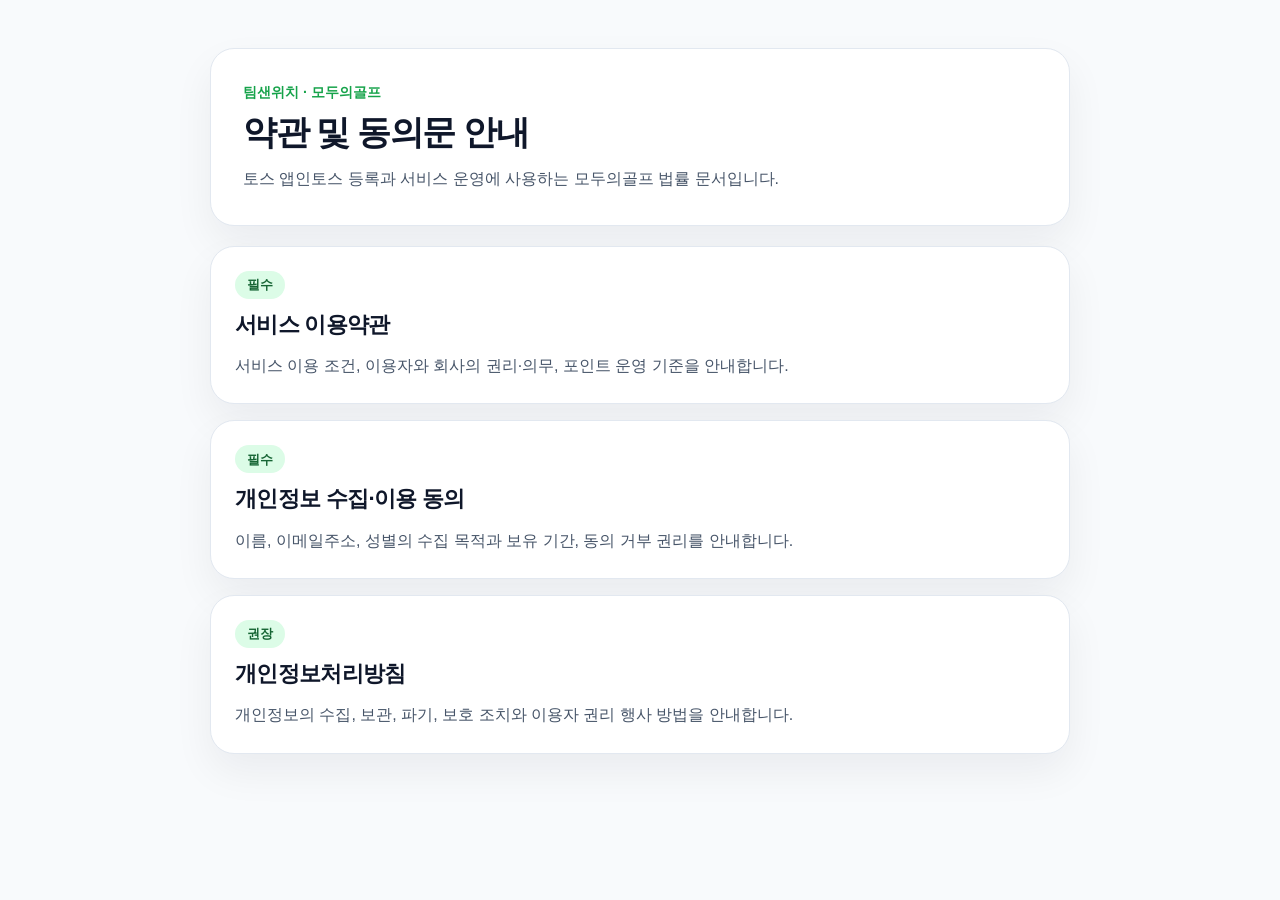
<file: index.html>
<!doctype html>
<html lang="ko">
  <head>
    <meta charset="UTF-8" />
    <meta name="viewport" content="width=device-width, initial-scale=1.0" />
    <title>모두의골프 약관 안내</title>
    <link rel="stylesheet" href="./styles.css" />
  </head>
  <body>
    <main class="page">
      <section class="hero">
        <p class="eyebrow">팀샌위치 · 모두의골프</p>
        <h1>약관 및 동의문 안내</h1>
        <p class="lead">토스 앱인토스 등록과 서비스 운영에 사용하는 모두의골프 법률 문서입니다.</p>
      </section>
      <section class="card-list">
        <a class="doc-card" href="./terms.html">
          <span class="doc-tag">필수</span>
          <strong>서비스 이용약관</strong>
          <p>서비스 이용 조건, 이용자와 회사의 권리·의무, 포인트 운영 기준을 안내합니다.</p>
        </a>
        <a class="doc-card" href="./privacy-consent.html">
          <span class="doc-tag">필수</span>
          <strong>개인정보 수집·이용 동의</strong>
          <p>이름, 이메일주소, 성별의 수집 목적과 보유 기간, 동의 거부 권리를 안내합니다.</p>
        </a>
        <a class="doc-card" href="./privacy-policy.html">
          <span class="doc-tag">권장</span>
          <strong>개인정보처리방침</strong>
          <p>개인정보의 수집, 보관, 파기, 보호 조치와 이용자 권리 행사 방법을 안내합니다.</p>
        </a>
      </section>
    </main>
  </body>
</html>
</file>
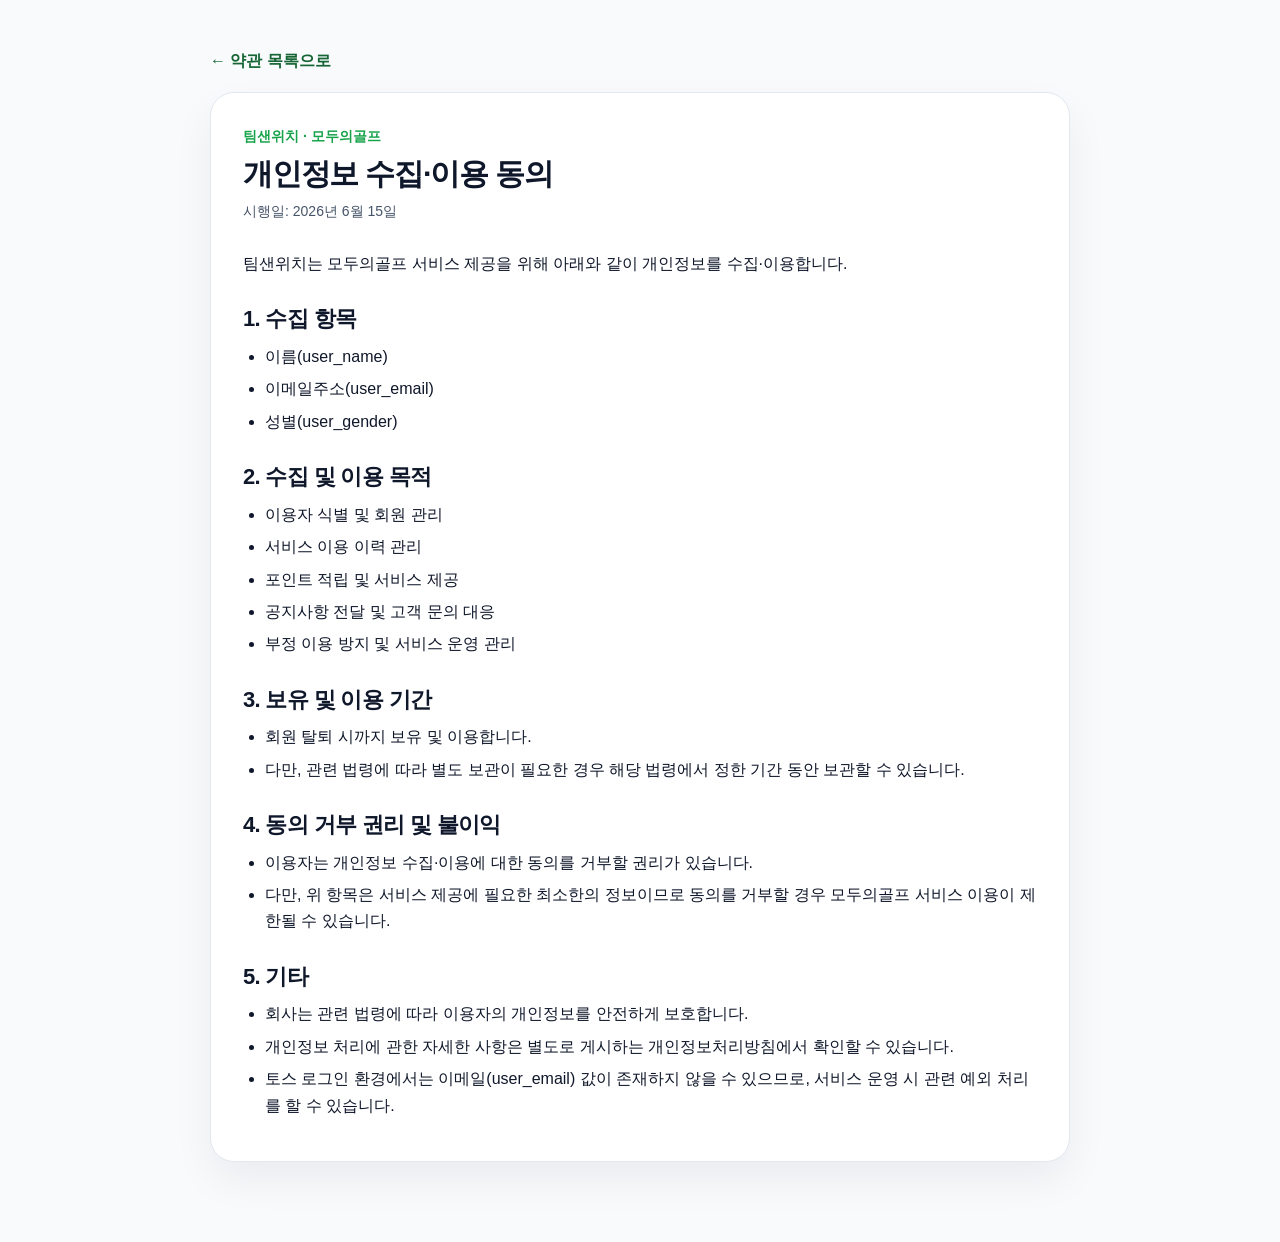
<file: privacy-consent.html>
<!doctype html>
<html lang="ko">
  <head>
    <meta charset="UTF-8" />
    <meta name="viewport" content="width=device-width, initial-scale=1.0" />
    <title>모두의골프 개인정보 수집·이용 동의</title>
    <link rel="stylesheet" href="./styles.css" />
  </head>
  <body>
    <main class="page">
      <a class="home-link" href="./index.html">← 약관 목록으로</a>
      <article class="document">
        <header class="doc-header">
          <p class="eyebrow">팀샌위치 · 모두의골프</p>
          <h1>개인정보 수집·이용 동의</h1>
          <p class="meta">시행일: 2026년 6월 15일</p>
        </header>
        <p>팀샌위치는 모두의골프 서비스 제공을 위해 아래와 같이 개인정보를 수집·이용합니다.</p>
        <h2>1. 수집 항목</h2>
        <ul>
          <li>이름(user_name)</li>
          <li>이메일주소(user_email)</li>
          <li>성별(user_gender)</li>
        </ul>
        <h2>2. 수집 및 이용 목적</h2>
        <ul>
          <li>이용자 식별 및 회원 관리</li>
          <li>서비스 이용 이력 관리</li>
          <li>포인트 적립 및 서비스 제공</li>
          <li>공지사항 전달 및 고객 문의 대응</li>
          <li>부정 이용 방지 및 서비스 운영 관리</li>
        </ul>
        <h2>3. 보유 및 이용 기간</h2>
        <ul>
          <li>회원 탈퇴 시까지 보유 및 이용합니다.</li>
          <li>다만, 관련 법령에 따라 별도 보관이 필요한 경우 해당 법령에서 정한 기간 동안 보관할 수 있습니다.</li>
        </ul>
        <h2>4. 동의 거부 권리 및 불이익</h2>
        <ul>
          <li>이용자는 개인정보 수집·이용에 대한 동의를 거부할 권리가 있습니다.</li>
          <li>다만, 위 항목은 서비스 제공에 필요한 최소한의 정보이므로 동의를 거부할 경우 모두의골프 서비스 이용이 제한될 수 있습니다.</li>
        </ul>
        <h2>5. 기타</h2>
        <ul>
          <li>회사는 관련 법령에 따라 이용자의 개인정보를 안전하게 보호합니다.</li>
          <li>개인정보 처리에 관한 자세한 사항은 별도로 게시하는 개인정보처리방침에서 확인할 수 있습니다.</li>
          <li>토스 로그인 환경에서는 이메일(user_email) 값이 존재하지 않을 수 있으므로, 서비스 운영 시 관련 예외 처리를 할 수 있습니다.</li>
        </ul>
      </article>
    </main>
  </body>
</html>
</file>
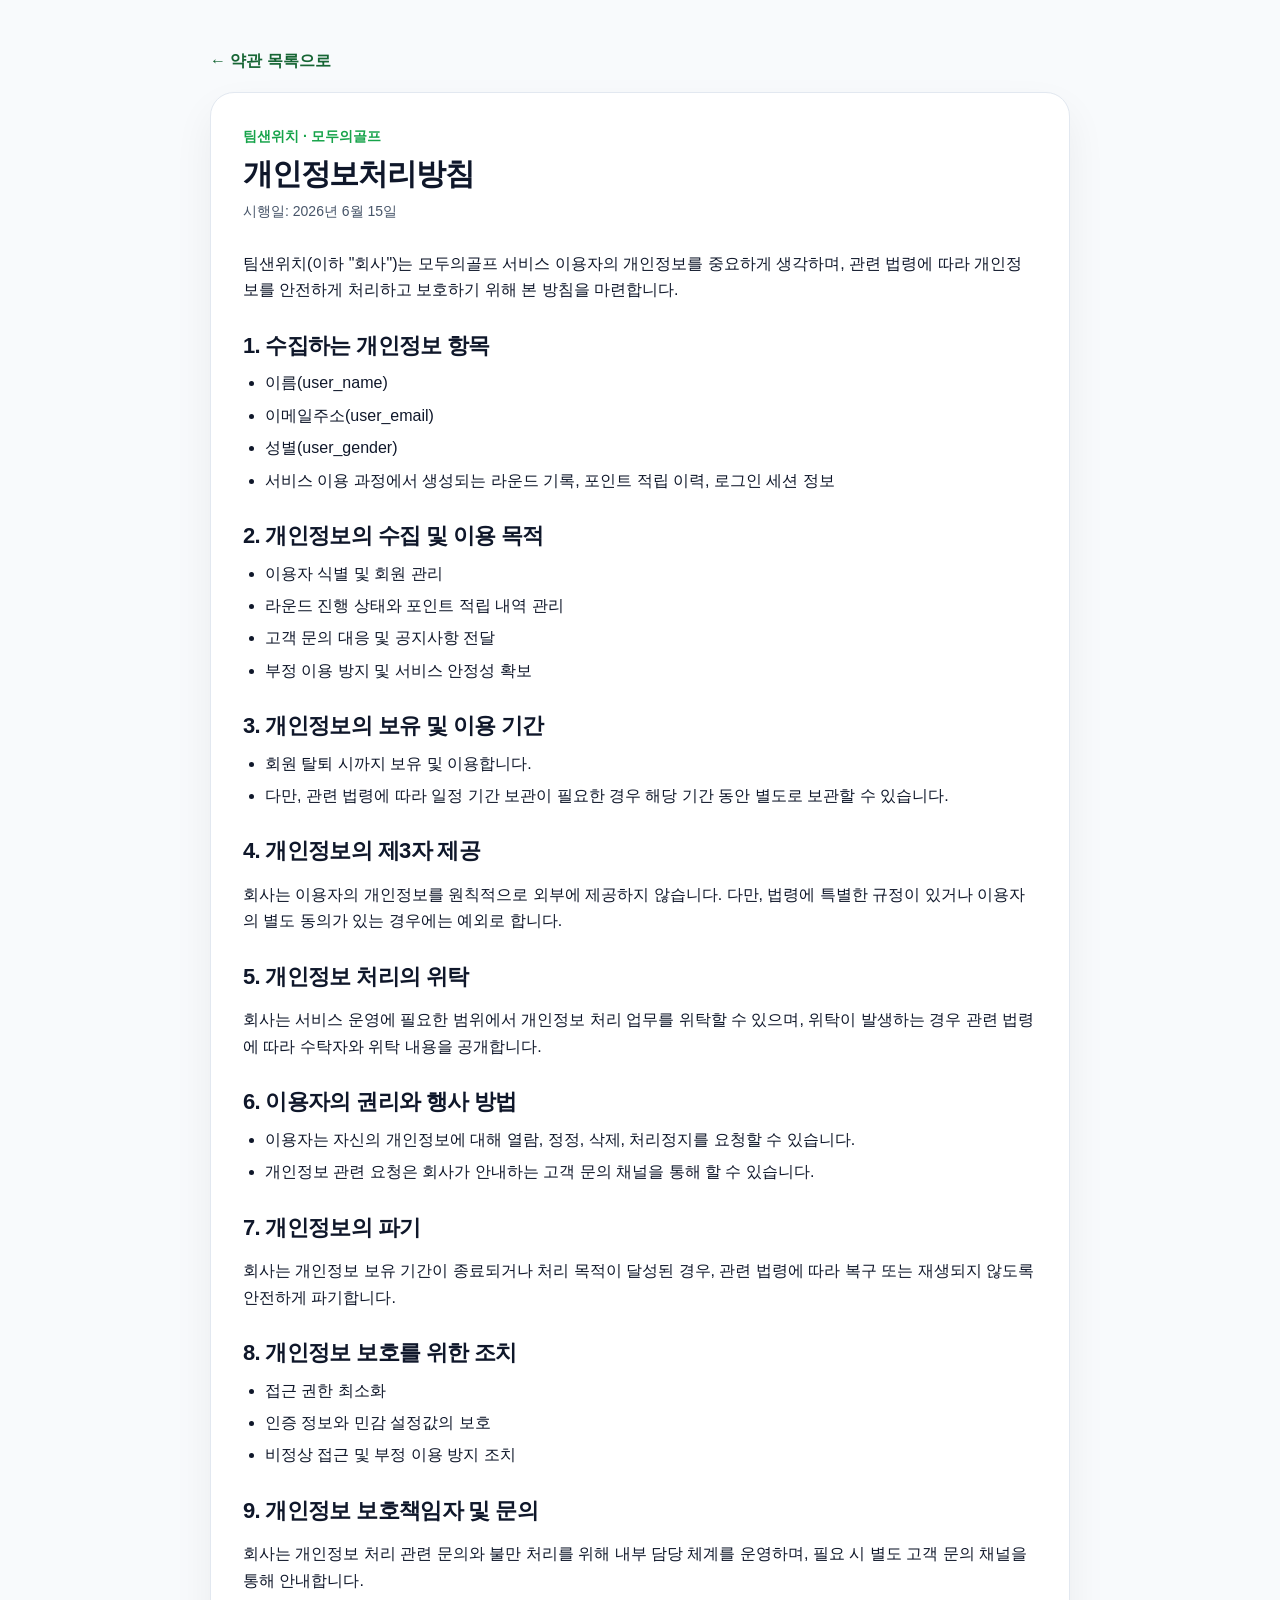
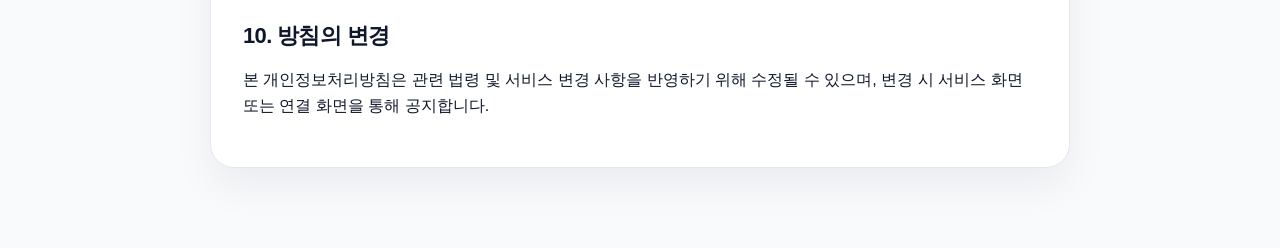
<file: privacy-policy.html>
<!doctype html>
<html lang="ko">
  <head>
    <meta charset="UTF-8" />
    <meta name="viewport" content="width=device-width, initial-scale=1.0" />
    <title>모두의골프 개인정보처리방침</title>
    <link rel="stylesheet" href="./styles.css" />
  </head>
  <body>
    <main class="page">
      <a class="home-link" href="./index.html">← 약관 목록으로</a>
      <article class="document">
        <header class="doc-header">
          <p class="eyebrow">팀샌위치 · 모두의골프</p>
          <h1>개인정보처리방침</h1>
          <p class="meta">시행일: 2026년 6월 15일</p>
        </header>

        <p>팀샌위치(이하 "회사")는 모두의골프 서비스 이용자의 개인정보를 중요하게 생각하며, 관련 법령에 따라 개인정보를 안전하게 처리하고 보호하기 위해 본 방침을 마련합니다.</p>

        <h2>1. 수집하는 개인정보 항목</h2>
        <ul>
          <li>이름(user_name)</li>
          <li>이메일주소(user_email)</li>
          <li>성별(user_gender)</li>
          <li>서비스 이용 과정에서 생성되는 라운드 기록, 포인트 적립 이력, 로그인 세션 정보</li>
        </ul>

        <h2>2. 개인정보의 수집 및 이용 목적</h2>
        <ul>
          <li>이용자 식별 및 회원 관리</li>
          <li>라운드 진행 상태와 포인트 적립 내역 관리</li>
          <li>고객 문의 대응 및 공지사항 전달</li>
          <li>부정 이용 방지 및 서비스 안정성 확보</li>
        </ul>

        <h2>3. 개인정보의 보유 및 이용 기간</h2>
        <ul>
          <li>회원 탈퇴 시까지 보유 및 이용합니다.</li>
          <li>다만, 관련 법령에 따라 일정 기간 보관이 필요한 경우 해당 기간 동안 별도로 보관할 수 있습니다.</li>
        </ul>

        <h2>4. 개인정보의 제3자 제공</h2>
        <p>회사는 이용자의 개인정보를 원칙적으로 외부에 제공하지 않습니다. 다만, 법령에 특별한 규정이 있거나 이용자의 별도 동의가 있는 경우에는 예외로 합니다.</p>

        <h2>5. 개인정보 처리의 위탁</h2>
        <p>회사는 서비스 운영에 필요한 범위에서 개인정보 처리 업무를 위탁할 수 있으며, 위탁이 발생하는 경우 관련 법령에 따라 수탁자와 위탁 내용을 공개합니다.</p>

        <h2>6. 이용자의 권리와 행사 방법</h2>
        <ul>
          <li>이용자는 자신의 개인정보에 대해 열람, 정정, 삭제, 처리정지를 요청할 수 있습니다.</li>
          <li>개인정보 관련 요청은 회사가 안내하는 고객 문의 채널을 통해 할 수 있습니다.</li>
        </ul>

        <h2>7. 개인정보의 파기</h2>
        <p>회사는 개인정보 보유 기간이 종료되거나 처리 목적이 달성된 경우, 관련 법령에 따라 복구 또는 재생되지 않도록 안전하게 파기합니다.</p>

        <h2>8. 개인정보 보호를 위한 조치</h2>
        <ul>
          <li>접근 권한 최소화</li>
          <li>인증 정보와 민감 설정값의 보호</li>
          <li>비정상 접근 및 부정 이용 방지 조치</li>
        </ul>

        <h2>9. 개인정보 보호책임자 및 문의</h2>
        <p>회사는 개인정보 처리 관련 문의와 불만 처리를 위해 내부 담당 체계를 운영하며, 필요 시 별도 고객 문의 채널을 통해 안내합니다.</p>

        <h2>10. 방침의 변경</h2>
        <p>본 개인정보처리방침은 관련 법령 및 서비스 변경 사항을 반영하기 위해 수정될 수 있으며, 변경 시 서비스 화면 또는 연결 화면을 통해 공지합니다.</p>
      </article>
    </main>
  </body>
</html>
</file>
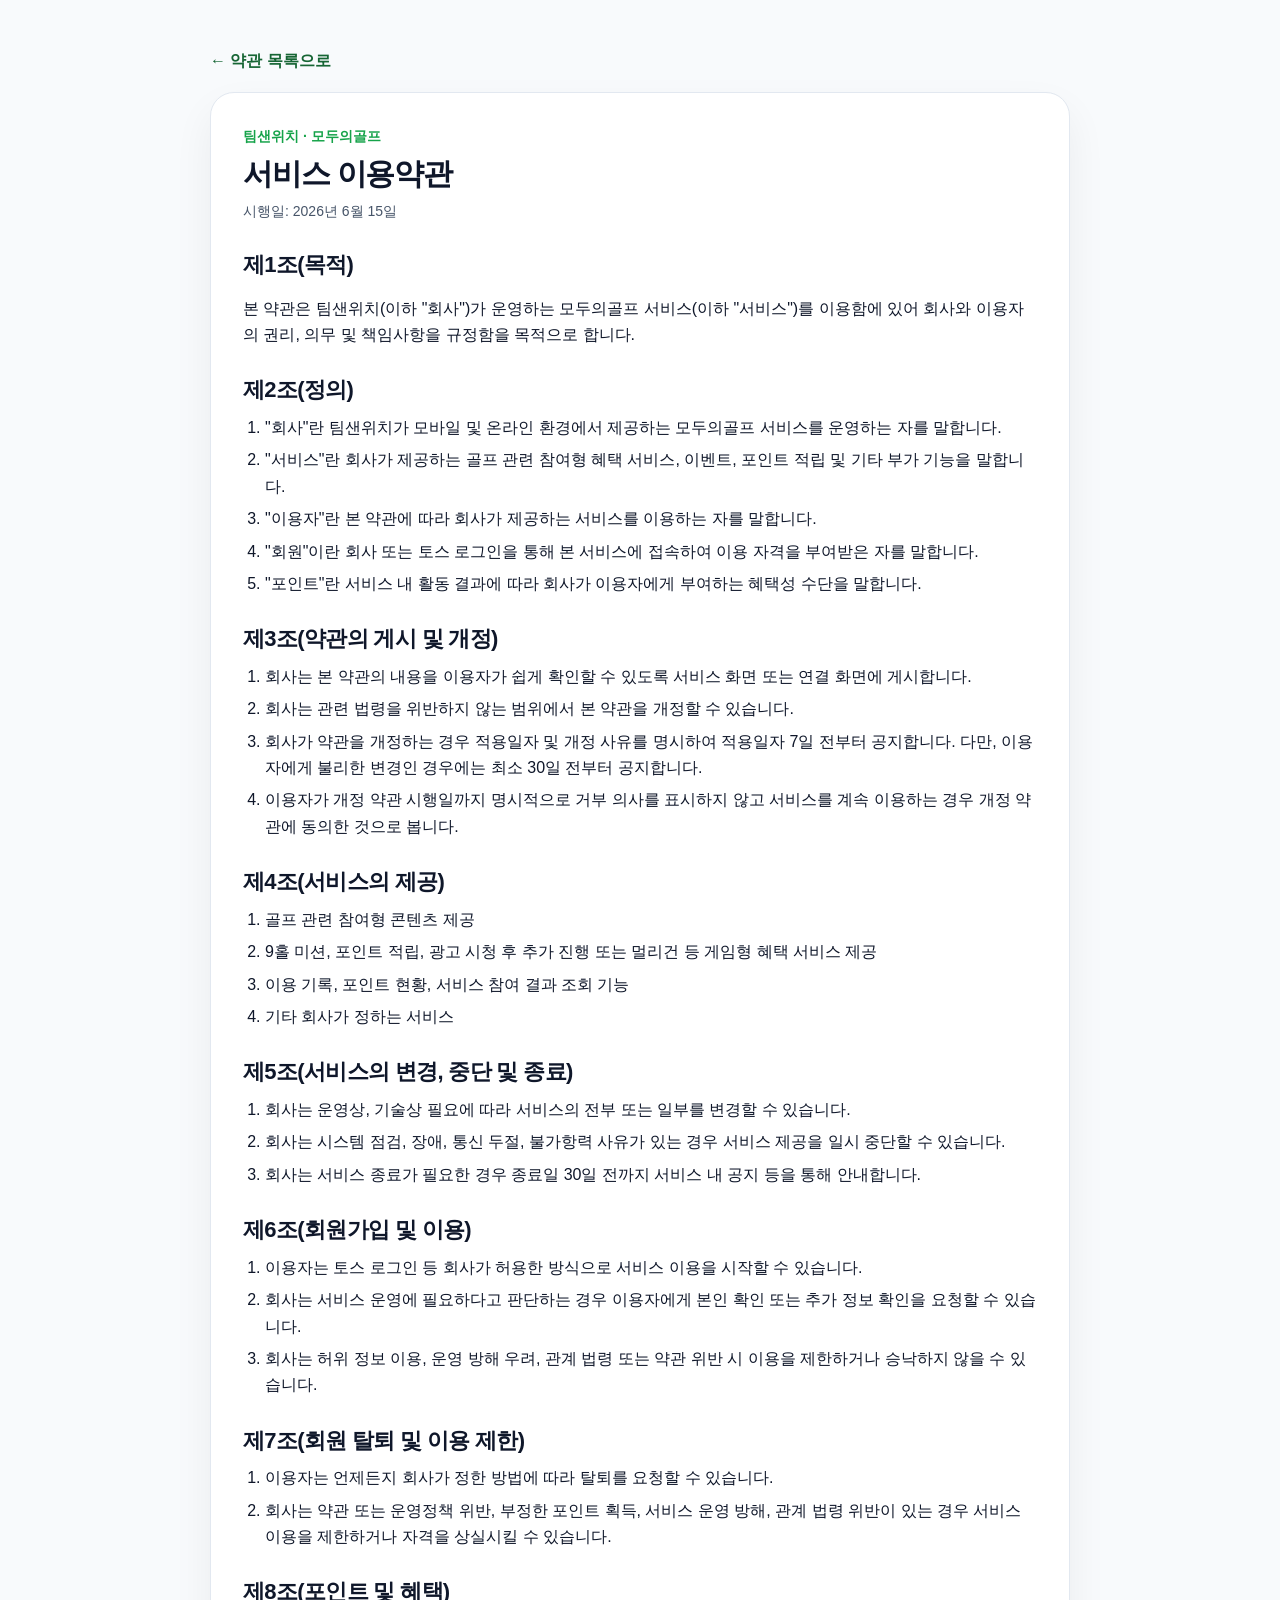
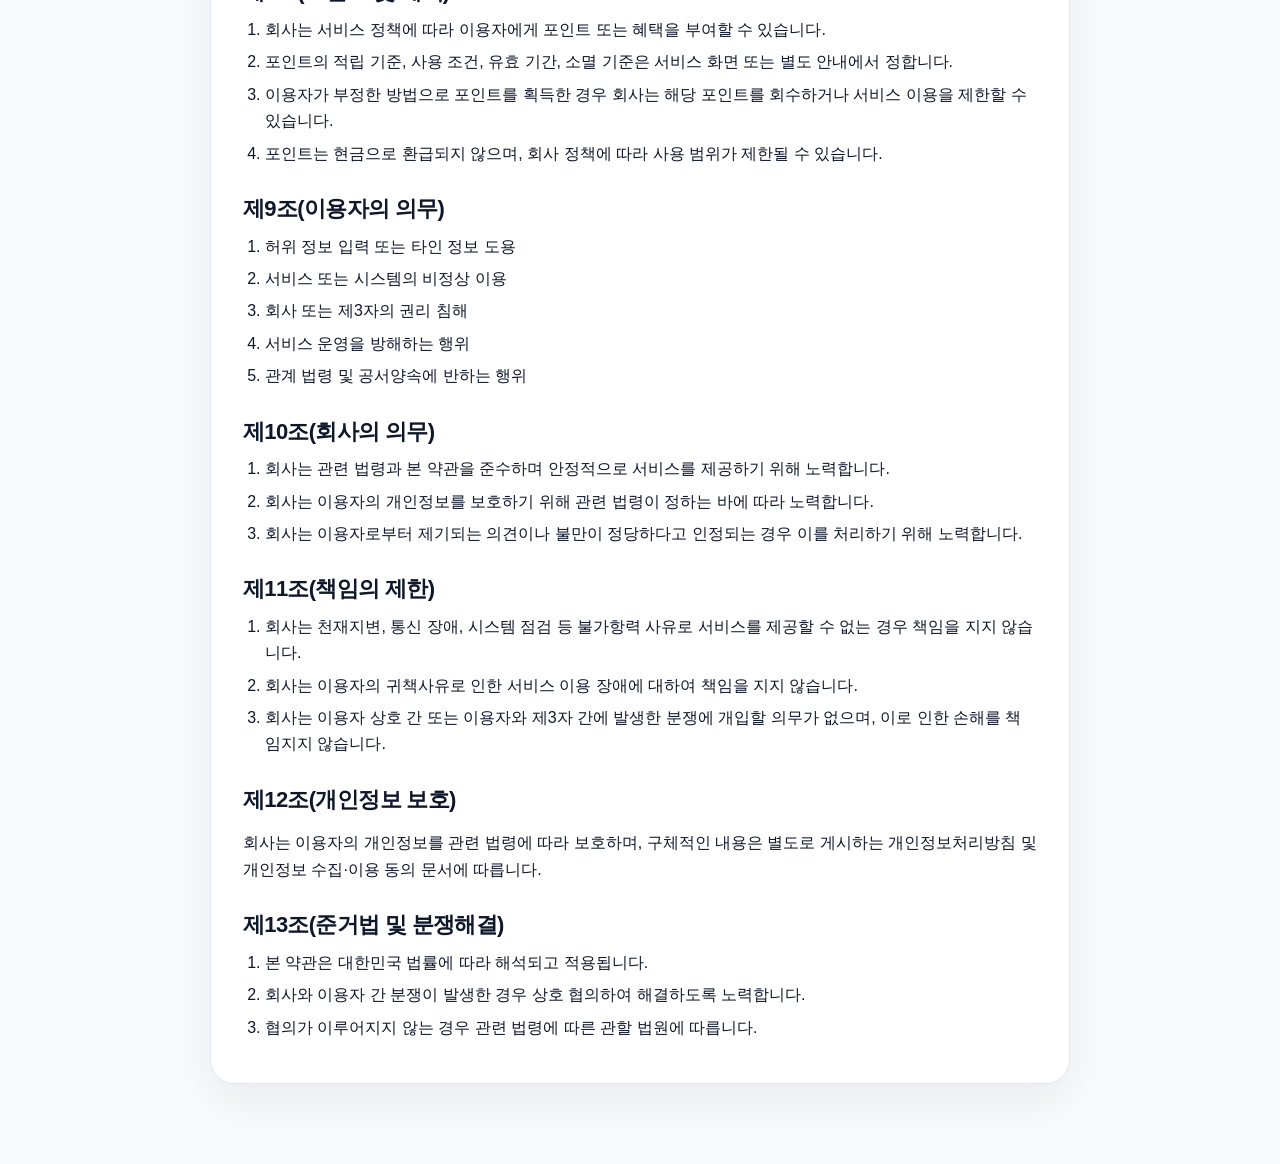
<file: terms.html>
<!doctype html>
<html lang="ko">
  <head>
    <meta charset="UTF-8" />
    <meta name="viewport" content="width=device-width, initial-scale=1.0" />
    <title>모두의골프 서비스 이용약관</title>
    <link rel="stylesheet" href="./styles.css" />
  </head>
  <body>
    <main class="page">
      <a class="home-link" href="./index.html">← 약관 목록으로</a>
      <article class="document">
        <header class="doc-header">
          <p class="eyebrow">팀샌위치 · 모두의골프</p>
          <h1>서비스 이용약관</h1>
          <p class="meta">시행일: 2026년 6월 15일</p>
        </header>
        <h2>제1조(목적)</h2>
        <p>본 약관은 팀샌위치(이하 "회사")가 운영하는 모두의골프 서비스(이하 "서비스")를 이용함에 있어 회사와 이용자의 권리, 의무 및 책임사항을 규정함을 목적으로 합니다.</p>
        <h2>제2조(정의)</h2>
        <ol>
          <li>"회사"란 팀샌위치가 모바일 및 온라인 환경에서 제공하는 모두의골프 서비스를 운영하는 자를 말합니다.</li>
          <li>"서비스"란 회사가 제공하는 골프 관련 참여형 혜택 서비스, 이벤트, 포인트 적립 및 기타 부가 기능을 말합니다.</li>
          <li>"이용자"란 본 약관에 따라 회사가 제공하는 서비스를 이용하는 자를 말합니다.</li>
          <li>"회원"이란 회사 또는 토스 로그인을 통해 본 서비스에 접속하여 이용 자격을 부여받은 자를 말합니다.</li>
          <li>"포인트"란 서비스 내 활동 결과에 따라 회사가 이용자에게 부여하는 혜택성 수단을 말합니다.</li>
        </ol>
        <h2>제3조(약관의 게시 및 개정)</h2>
        <ol>
          <li>회사는 본 약관의 내용을 이용자가 쉽게 확인할 수 있도록 서비스 화면 또는 연결 화면에 게시합니다.</li>
          <li>회사는 관련 법령을 위반하지 않는 범위에서 본 약관을 개정할 수 있습니다.</li>
          <li>회사가 약관을 개정하는 경우 적용일자 및 개정 사유를 명시하여 적용일자 7일 전부터 공지합니다. 다만, 이용자에게 불리한 변경인 경우에는 최소 30일 전부터 공지합니다.</li>
          <li>이용자가 개정 약관 시행일까지 명시적으로 거부 의사를 표시하지 않고 서비스를 계속 이용하는 경우 개정 약관에 동의한 것으로 봅니다.</li>
        </ol>
        <h2>제4조(서비스의 제공)</h2>
        <ol>
          <li>골프 관련 참여형 콘텐츠 제공</li>
          <li>9홀 미션, 포인트 적립, 광고 시청 후 추가 진행 또는 멀리건 등 게임형 혜택 서비스 제공</li>
          <li>이용 기록, 포인트 현황, 서비스 참여 결과 조회 기능</li>
          <li>기타 회사가 정하는 서비스</li>
        </ol>
        <h2>제5조(서비스의 변경, 중단 및 종료)</h2>
        <ol>
          <li>회사는 운영상, 기술상 필요에 따라 서비스의 전부 또는 일부를 변경할 수 있습니다.</li>
          <li>회사는 시스템 점검, 장애, 통신 두절, 불가항력 사유가 있는 경우 서비스 제공을 일시 중단할 수 있습니다.</li>
          <li>회사는 서비스 종료가 필요한 경우 종료일 30일 전까지 서비스 내 공지 등을 통해 안내합니다.</li>
        </ol>
        <h2>제6조(회원가입 및 이용)</h2>
        <ol>
          <li>이용자는 토스 로그인 등 회사가 허용한 방식으로 서비스 이용을 시작할 수 있습니다.</li>
          <li>회사는 서비스 운영에 필요하다고 판단하는 경우 이용자에게 본인 확인 또는 추가 정보 확인을 요청할 수 있습니다.</li>
          <li>회사는 허위 정보 이용, 운영 방해 우려, 관계 법령 또는 약관 위반 시 이용을 제한하거나 승낙하지 않을 수 있습니다.</li>
        </ol>
        <h2>제7조(회원 탈퇴 및 이용 제한)</h2>
        <ol>
          <li>이용자는 언제든지 회사가 정한 방법에 따라 탈퇴를 요청할 수 있습니다.</li>
          <li>회사는 약관 또는 운영정책 위반, 부정한 포인트 획득, 서비스 운영 방해, 관계 법령 위반이 있는 경우 서비스 이용을 제한하거나 자격을 상실시킬 수 있습니다.</li>
        </ol>
        <h2>제8조(포인트 및 혜택)</h2>
        <ol>
          <li>회사는 서비스 정책에 따라 이용자에게 포인트 또는 혜택을 부여할 수 있습니다.</li>
          <li>포인트의 적립 기준, 사용 조건, 유효 기간, 소멸 기준은 서비스 화면 또는 별도 안내에서 정합니다.</li>
          <li>이용자가 부정한 방법으로 포인트를 획득한 경우 회사는 해당 포인트를 회수하거나 서비스 이용을 제한할 수 있습니다.</li>
          <li>포인트는 현금으로 환급되지 않으며, 회사 정책에 따라 사용 범위가 제한될 수 있습니다.</li>
        </ol>
        <h2>제9조(이용자의 의무)</h2>
        <ol>
          <li>허위 정보 입력 또는 타인 정보 도용</li>
          <li>서비스 또는 시스템의 비정상 이용</li>
          <li>회사 또는 제3자의 권리 침해</li>
          <li>서비스 운영을 방해하는 행위</li>
          <li>관계 법령 및 공서양속에 반하는 행위</li>
        </ol>
        <h2>제10조(회사의 의무)</h2>
        <ol>
          <li>회사는 관련 법령과 본 약관을 준수하며 안정적으로 서비스를 제공하기 위해 노력합니다.</li>
          <li>회사는 이용자의 개인정보를 보호하기 위해 관련 법령이 정하는 바에 따라 노력합니다.</li>
          <li>회사는 이용자로부터 제기되는 의견이나 불만이 정당하다고 인정되는 경우 이를 처리하기 위해 노력합니다.</li>
        </ol>
        <h2>제11조(책임의 제한)</h2>
        <ol>
          <li>회사는 천재지변, 통신 장애, 시스템 점검 등 불가항력 사유로 서비스를 제공할 수 없는 경우 책임을 지지 않습니다.</li>
          <li>회사는 이용자의 귀책사유로 인한 서비스 이용 장애에 대하여 책임을 지지 않습니다.</li>
          <li>회사는 이용자 상호 간 또는 이용자와 제3자 간에 발생한 분쟁에 개입할 의무가 없으며, 이로 인한 손해를 책임지지 않습니다.</li>
        </ol>
        <h2>제12조(개인정보 보호)</h2>
        <p>회사는 이용자의 개인정보를 관련 법령에 따라 보호하며, 구체적인 내용은 별도로 게시하는 개인정보처리방침 및 개인정보 수집·이용 동의 문서에 따릅니다.</p>
        <h2>제13조(준거법 및 분쟁해결)</h2>
        <ol>
          <li>본 약관은 대한민국 법률에 따라 해석되고 적용됩니다.</li>
          <li>회사와 이용자 간 분쟁이 발생한 경우 상호 협의하여 해결하도록 노력합니다.</li>
          <li>협의가 이루어지지 않는 경우 관련 법령에 따른 관할 법원에 따릅니다.</li>
        </ol>
      </article>
    </main>
  </body>
</html>
</file>
<file: styles.css>
* { box-sizing: border-box; }
html, body {
  margin: 0;
  padding: 0;
  background: #f8fafc;
  color: #0f172a;
  font-family: "Pretendard", "Apple SD Gothic Neo", -apple-system, BlinkMacSystemFont, "Segoe UI", sans-serif;
  line-height: 1.65;
}
body { padding: 48px 20px 80px; }
.page { max-width: 860px; margin: 0 auto; }
.hero, .document, .doc-card {
  background: #ffffff;
  border: 1px solid #e2e8f0;
  border-radius: 24px;
  box-shadow: 0 18px 40px rgba(15, 23, 42, 0.06);
}
.hero { padding: 32px; }
.eyebrow { margin: 0 0 8px; color: #16a34a; font-size: 14px; font-weight: 700; }
h1 { margin: 0; font-size: 34px; line-height: 1.18; letter-spacing: -0.04em; }
.lead { margin: 14px 0 0; color: #475569; font-size: 16px; }
.card-list { display: grid; gap: 16px; margin-top: 20px; }
.doc-card { display: block; padding: 24px; color: inherit; text-decoration: none; }
.doc-card strong { display: block; margin-top: 8px; font-size: 22px; letter-spacing: -0.03em; }
.doc-card p { margin: 10px 0 0; color: #475569; }
.doc-tag {
  display: inline-flex; align-items: center; height: 28px; padding: 0 12px;
  border-radius: 999px; background: #dcfce7; color: #166534; font-size: 13px; font-weight: 700;
}
.document { padding: 32px; }
.doc-header { margin-bottom: 28px; }
.doc-header h1 { font-size: 30px; }
.meta { margin-top: 8px; color: #475569; font-size: 14px; }
h2 { margin: 28px 0 10px; font-size: 22px; line-height: 1.3; letter-spacing: -0.03em; }
ol, ul { margin: 10px 0; padding-left: 22px; }
li + li { margin-top: 6px; }
.home-link { display: inline-flex; align-items: center; gap: 8px; margin-bottom: 18px; color: #166534; text-decoration: none; font-weight: 700; }
.note { margin-top: 28px; padding: 18px; border-radius: 18px; background: #f8fafc; border: 1px solid #e2e8f0; color: #475569; font-size: 14px; }
</file>
